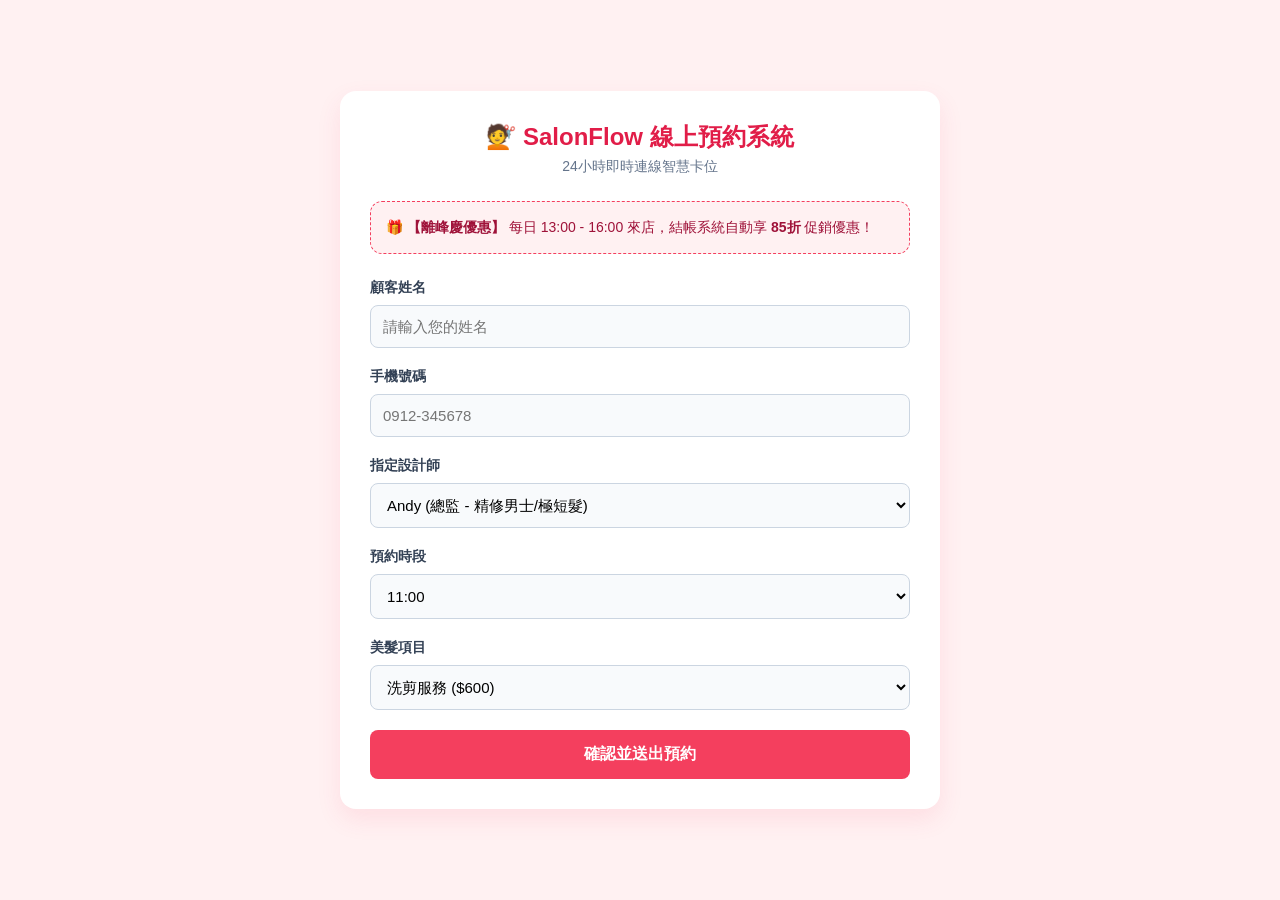
<file: salon/wwwroot/index.html>
<!DOCTYPE html>
<html lang="zh-TW">
<head>
    <meta charset="UTF-8">
    <meta name="viewport" content="width=device-width, initial-scale=1.0">
    <title>SalonFlow 線上即時預約</title>
    <style>
        * {
            margin: 0;
            padding: 0;
            box-sizing: border-box;
            font-family: "SF Pro Text", "Helvetica Neue", "Noto Sans TC", sans-serif;
        }

        body {
            background-color: #fff1f2;
            color: #0f172a;
            padding: 15px;
            display: flex;
            justify-content: center;
            align-items: center;
            min-height: 100vh;
        }

        /* RWD 容器 */
        .client-container {
            width: 100%;
            max-width: 600px;
            background: #ffffff;
            border-radius: 16px;
            box-shadow: 0 10px 25px rgba(244,63,94,0.1);
            overflow: hidden;
            padding: 30px;
        }

        h1 {
            font-size: 24px;
            color: #e11d48;
            margin-bottom: 5px;
            text-align: center;
        }

        .subtitle {
            font-size: 14px;
            color: #64748b;
            text-align: center;
            margin-bottom: 25px;
        }

        .promo-card {
            background: #fff1f2;
            border: 1px dashed #f43f5e;
            padding: 15px;
            border-radius: 12px;
            margin-bottom: 25px;
            color: #9f1239;
            font-size: 14px;
            line-height: 1.5;
        }

        .form-group {
            margin-bottom: 20px;
        }

            .form-group label {
                display: block;
                font-size: 14px;
                font-weight: 600;
                color: #334155;
                margin-bottom: 8px;
            }

            .form-group input, .form-group select {
                width: 100%;
                padding: 12px;
                border: 1px solid #cbd5e1;
                border-radius: 8px;
                font-size: 15px;
                background-color: #f8fafc;
                transition: border 0.2s;
            }

                .form-group input:focus, .form-group select:focus {
                    border-color: #f43f5e;
                    outline: none;
                }

        .btn-submit {
            width: 100%;
            background: #f43f5e;
            color: white;
            border: none;
            padding: 14px;
            border-radius: 8px;
            font-size: 16px;
            font-weight: bold;
            cursor: pointer;
            transition: background 0.2s;
        }

            .btn-submit:hover {
                background: #e11d48;
            }

        .receipt-card {
            background: #ecfdf5;
            border: 1px solid #a7f3d0;
            border-radius: 12px;
            padding: 20px;
            margin-top: 25px;
            border-left: 5px solid #10b981;
        }
    </style>
</head>
<body>

    <div class="client-container">
        <h1>💇 SalonFlow 線上預約系統</h1>
        <div class="subtitle">24小時即時連線智慧卡位</div>

        <div class="promo-card">
            🎁 <strong>【離峰慶優惠】</strong> 每日 13:00 - 16:00 來店，結帳系統自動享 <strong>85折</strong> 促銷優惠！
        </div>

        <form id="reserve-form">
            <div class="form-group">
                <label>顧客姓名</label>
                <input type="text" id="c-name" placeholder="請輸入您的姓名" required>
            </div>
            <div class="form-group">
                <label>手機號碼</label>
                <input type="tel" id="c-phone" placeholder="0912-345678" required>
            </div>
            <div class="form-group">
                <label>指定設計師</label>
                <select id="c-designer">
                    <option value="Andy">Andy (總監 - 精修男士/極短髮)</option>
                    <option value="Bella">Bella (資深 - 韓系燙髮/線條染)</option>
                    <option value="Chris">Chris (專業 - 歐美漂染/頭皮理療)</option>
                </select>
            </div>
            <div class="form-group">
                <label>預約時段</label>
                <select id="c-time">
                    <option value="11:00">11:00</option>
                    <option value="12:00">12:00</option>
                    <option value="13:00">13:00 (🔥享85折)</option>
                    <option value="14:00">14:00 (🔥享85折)</option>
                    <option value="15:00">15:00 (🔥享85折)</option>
                    <option value="16:00">16:00 (🔥享85折)</option>
                    <option value="17:00">17:00</option>
                    <option value="18:00">18:00</option>
                </select>
            </div>
            <div class="form-group">
                <label>美髮項目</label>
                <select id="c-service">
                    <option value="洗剪服務 ($600)">洗剪服務 ($600)</option>
                    <option value="時尚染髮 ($2000)">時尚染髮 ($2000)</option>
                    <option value="溫塑燙髮 ($3000)">溫塑燙髮 ($3000)</option>
                </select>
            </div>
            <button type="submit" class="btn-submit">確認並送出預約</button>
        </form>

        <div id="success-box" style="display:none;" class="receipt-card">
            <h4 style="color:#065f46; margin-bottom:8px;">🎉 您的預約已成功保留！</h4>
            <div id="receipt-details" style="font-size:14px; color:#1e293b; line-height:1.6;"></div>
        </div>
    </div>

    <script>
        const API_URL = "https://salon-h714.onrender.com/api/booking";

        // 1. 初始化設計師選單
        function initFrontDesignerSelect() {
            const staffList = [
                { name: "Andy", title: "總監 - 精修男士/極短髮" },
                { name: "Bella", title: "資深 - 韓系燙髮/線條染" },
                { name: "Chris", title: "專業 - 歐美漂染/頭皮理療" }
            ];
            const selectEl = document.getElementById('c-designer');
            selectEl.innerHTML = '';
            staffList.forEach(staff => {
                const opt = document.createElement('option');
                opt.value = staff.name;
                opt.innerText = `${staff.name} (${staff.title})`;
                selectEl.appendChild(opt);
            });
        }
        initFrontDesignerSelect();

        // 2. 監聽表單送出事件
        document.getElementById('reserve-form').addEventListener('submit', async function (e) {
            e.preventDefault();
            const name = document.getElementById('c-name').value;
            const phone = document.getElementById('c-phone').value;
            const designer = document.getElementById('c-designer').value;
            const time = document.getElementById('c-time').value;
            const service = document.getElementById('c-service').value;

            const hour = parseInt(time.split(':')[0]);
            const isPromo = (hour >= 13 && hour <= 16);
            const originalPrice = Number(service.match(/\d+/)[0]);
            const finalPrice = isPromo ? Math.round(originalPrice * 0.85) : originalPrice;

            try {
                let response = await fetch(API_URL, {
                    method: 'POST',
                    headers: { 'Content-Type': 'application/json' },
                    body: JSON.stringify({
                        Name: name, name: name,
                        Phone: phone, phone: phone,
                        Time: time, time: time,
                        Service: service, service: service,
                        Designer: designer, designer: designer,
                        FinalPrice: finalPrice, finalPrice: finalPrice
                    })
                });

                let result = await response.json();

                if (result.success === false) {
                    alert(`⚠️ 預約失敗！\n${result.message}`);
                    return;
                }

                // 成功：產出客戶確認收據
                document.getElementById('success-box').style.display = 'block';
                document.getElementById('receipt-details').innerHTML = `
                        📌 <strong>預約顧客：</strong> ${name}<br>
                        ⏱️ <strong>預約時段：</strong> 今日 ${time} ${isPromo ? '(<span style="color:#d97706;font-weight:bold;">已享離峰85折</span>)' : ''}<br>
                        ✂️ <strong>指定設計師：</strong> ${designer}<br>
                        💰 <strong>現場估計金額：</strong> $${finalPrice} 元
                    `;

                // 💡 修正：改成絕對安全的表單清空方式，不使用可能死掉的 this.reset()
                document.getElementById('reserve-form').reset();
                alert("🎉 恭喜您預約成功！資料已同步遠端處理完畢。");

            } catch (error) {
                console.error("連線錯誤:", error);
                alert("⚠️ 系統連線失敗，請確認 Render 雲端後端服務是否處於啟動狀態。");
            }
        });
    </script>
</body>
</html>
</file>
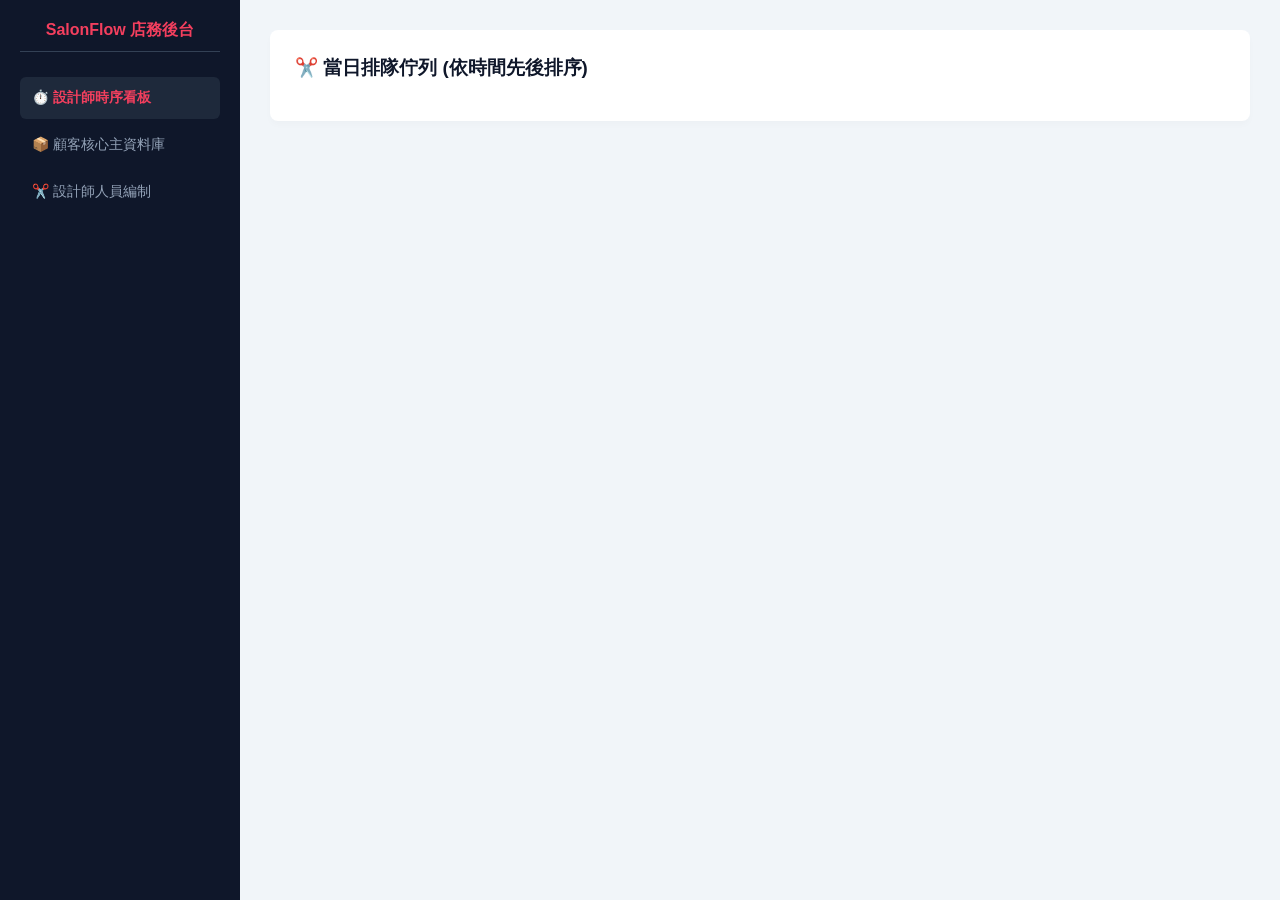
<file: salon/wwwroot/admin.html>
<!DOCTYPE html>
<html lang="zh-TW">
<head>
    <meta charset="UTF-8">
    <meta name="viewport" content="width=device-width, initial-scale=1.0">
    <title>SalonFlow 後台管理系統</title>
    <style>
        * {
            margin: 0;
            padding: 0;
            box-sizing: border-box;
            font-family: "Segoe UI", Arial, sans-serif;
        }

        body {
            background-color: #f1f5f9;
            color: #0f172a;
            display: flex;
            min-height: 100vh;
        }

        .sidebar {
            width: 240px;
            background-color: #0f172a;
            color: white;
            padding: 20px;
            position: fixed;
            height: 100vh;
        }

            .sidebar h3 {
                color: #f43f5e;
                font-size: 16px;
                margin-bottom: 25px;
                text-align: center;
                border-bottom: 1px solid #334155;
                padding-bottom: 10px;
            }

            .sidebar a {
                color: #94a3b8;
                text-decoration: none;
                padding: 12px;
                margin-bottom: 5px;
                border-radius: 6px;
                display: block;
                cursor: pointer;
                font-size: 14px;
            }

                .sidebar a.active, .sidebar a:hover {
                    background-color: #1e293b;
                    color: #f43f5e;
                    font-weight: bold;
                }

        .admin-main {
            flex: 1;
            margin-left: 240px;
            padding: 30px;
        }

        .content-box {
            background: white;
            padding: 25px;
            border-radius: 8px;
            box-shadow: 0 4px 6px rgba(0,0,0,0.02);
            margin-bottom: 25px;
        }

        /* 動態多行看板網格 */
        .designer-board-grid {
            display: grid;
            grid-template-columns: repeat(auto-fit, minmax(260px, 1fr));
            gap: 20px;
        }

        .designer-col {
            background: #f8fafc;
            border: 1px solid #e2e8f0;
            border-radius: 8px;
            padding: 15px;
        }

        .designer-tag {
            background: #1e293b;
            color: white;
            padding: 8px;
            border-radius: 4px;
            font-weight: bold;
            margin-bottom: 12px;
            font-size: 14px;
            text-align: center;
        }

        .todo-item {
            background: white;
            border: 1px solid #e2e8f0;
            padding: 12px;
            border-radius: 6px;
            margin-bottom: 10px;
            border-left: 4px solid #f43f5e;
            font-size: 13px;
            box-shadow: 0 2px 4px rgba(0,0,0,0.02);
        }

            .todo-item.done {
                border-left-color: #94a3b8;
                opacity: 0.5;
                text-decoration: line-through;
            }

        /* 表格與表單 */
        table {
            width: 100%;
            border-collapse: collapse;
            text-align: left;
            font-size: 13px;
            margin-top: 15px;
        }

        th, td {
            padding: 12px;
            border-bottom: 1px solid #e2e8f0;
        }

        th {
            background-color: #f8fafc;
            color: #475569;
        }

        .badge {
            padding: 3px 6px;
            border-radius: 4px;
            font-size: 11px;
            font-weight: bold;
        }

            .badge.success {
                background-color: #d1fae5;
                color: #065f46;
            }

            .badge.warning {
                background-color: #ffe4e6;
                color: #9f1239;
            }

        .btn-action {
            padding: 4px 8px;
            font-size: 11px;
            cursor: pointer;
            margin-right: 3px;
            border: 1px solid #cbd5e1;
            background: white;
            border-radius: 4px;
            transition: background 0.2s;
        }

            .btn-action:hover {
                background: #f1f5f9;
            }

        /* 人員編制表單 */
        .crud-form {
            display: grid;
            grid-template-columns: repeat(auto-fit, minmax(150px, 1fr)) 100px;
            gap: 12px;
            align-items: end;
            margin-bottom: 20px;
        }

        .form-group {
            display: flex;
            flex-direction: column;
        }

            .form-group label {
                font-size: 12px;
                font-weight: bold;
                margin-bottom: 5px;
                color: #475569;
            }

            .form-group input {
                padding: 8px;
                border: 1px solid #cbd5e1;
                border-radius: 4px;
                font-size: 13px;
            }

        .btn-submit-crud {
            background-color: #f43f5e;
            color: white;
            border: none;
            padding: 9px;
            border-radius: 4px;
            font-weight: bold;
            cursor: pointer;
            font-size: 13px;
        }

            .btn-submit-crud:hover {
                background-color: #e11d48;
            }
    </style>
</head>
<body>

    <div class="sidebar">
        <h3>SalonFlow 店務後台</h3>
        <a id="link-board" class="active" onclick="switchTab('board')">⏱️ 設計師時序看板</a>
        <a id="link-data" onclick="switchTab('data')">📦 顧客核心主資料庫</a>
        <a id="link-staff" onclick="switchTab('staff')">✂️ 設計師人員編制</a>
    </div>

    <div class="admin-main">
        <div id="tab-board" class="tab-content">
            <div class="content-box">
                <h3 style="margin-bottom:15px;">✂️ 當日排隊佇列 (依時間先後排序)</h3>
                <div class="designer-board-grid" id="dynamic-designer-board"></div>
            </div>
        </div>

        <div id="tab-data" class="tab-content" style="display:none;">
            <div class="content-box">
                <h3>📦 顧客隱私資料綜合報表</h3>
                <table>
                    <thead>
                        <tr>
                            <th>時間</th>
                            <th>顧客</th>
                            <th>手機號碼</th>
                            <th>項目</th>
                            <th>實收金額</th>
                            <th>設計師</th>
                            <th>狀態</th>
                            <th>後台操作</th>
                        </tr>
                    </thead>
                    <tbody id="admin-db-table"></tbody>
                </table>
            </div>
        </div>

        <div id="tab-staff" class="tab-content" style="display:none;">
            <div class="content-box">
                <h3>➕ 新增 / 修改設計師名冊</h3>
                <form id="designer-crud-form" class="crud-form">
                    <input type="hidden" id="edit-index" value="-1">
                    <div class="form-group">
                        <label>設計師稱呼 (英文鍵值，如: Andy)</label>
                        <input type="text" id="d-name" placeholder="例如: Eva" required>
                    </div>
                    <div class="form-group">
                        <label>職稱 / 職級描述</label>
                        <input type="text" id="d-title" placeholder="例如: 資深設計師" required>
                    </div>
                    <button type="submit" class="btn-submit-crud" id="btn-staff-save">儲存人員</button>
                </form>
            </div>

            <div class="content-box">
                <h3>📋 目前在職設計師列表</h3>
                <table>
                    <thead>
                        <tr>
                            <th>設計師稱呼</th>
                            <th>職級職稱</th>
                            <th>人員管理操作</th>
                        </tr>
                    </thead>
                    <tbody id="staff-table-body"></tbody>
                </table>
            </div>
        </div>
    </div>

    <script>
        // 💡 修正 1：明確鎖定遠端 Render 的 API 網址，不再使用錯誤的網頁內網相對路徑
        const API_URL = "https://salon-h714.onrender.com/api/booking";
        const DESIGNER_API_URL = "https://salon-h714.onrender.com/api/booking/designers";

        // 用於前端全域存取的設計師名冊快取，預設為空，完全交由後端 API 載入
        let staffList = [];

        // 切換頁籤
        function switchTab(tabId) {
            document.querySelectorAll('.tab-content').forEach(el => el.style.display = 'none');
            document.getElementById(`tab-${tabId}`).style.display = 'block';
            document.querySelectorAll('.sidebar a').forEach(el => el.classList.remove('active'));
            document.getElementById(`link-${tabId}`).classList.add('active');
            fetchAndRender();
        }

        // 🚀 核心：向 C# API 撈取實體資料庫資料並渲染畫面
        async function fetchAndRender() {
            try {
                // 💡 修正 2：先同步載入後端的設計師名冊，確保資料完全一致
                let staffResponse = await fetch(DESIGNER_API_URL);
                if (staffResponse.ok) {
                    staffList = await staffResponse.json();
                }

                let response = await fetch(API_URL);
                if (!response.ok) return;

                let apps = await response.json();

                // 修正欄位防呆（相容大小寫）並轉換狀態預設值
                apps = apps.map(item => ({
                    id: item.Id ?? item.id,
                    time: item.Time ?? item.time ?? "00:00",
                    name: item.Name ?? item.name ?? "未知顧客",
                    phone: item.Phone ?? item.phone ?? "無",
                    service: item.Service ?? item.service ?? "一般項目",
                    finalPrice: item.FinalPrice ?? item.finalPrice ?? 0,
                    designer: item.Designer ?? item.designer ?? "未指定",
                    status: item.Status ?? item.status ?? "待服務"
                }));

                // 依照時間排序
                apps.sort((a, b) => a.time.localeCompare(b.time));

                // 1. 渲染【設計師時序看板】
                const boardContainer = document.getElementById('dynamic-designer-board');
                boardContainer.innerHTML = '';

                staffList.forEach(staff => {
                    const col = document.createElement('div');
                    col.className = 'designer-col';

                    let bgStyle = '';
                    if (staff.name === 'Bella') bgStyle = 'style="background:#0284c7;"';
                    if (staff.name === 'Chris') bgStyle = 'style="background:#0d9488;"';
                    if (staff.name !== 'Andy' && staff.name !== 'Bella' && staff.name !== 'Chris') bgStyle = 'style="background:#6b21a8;"';

                    col.innerHTML = `<div class="designer-tag" ${bgStyle}>${staff.name}</div><div id="queue-${staff.name}"></div>`;
                    boardContainer.appendChild(col);

                    const qContainer = document.getElementById(`queue-${staff.name}`);
                    const myApps = apps.filter(item => item.designer === staff.name && item.status !== '已取消');

                    if (myApps.length === 0) {
                        qContainer.innerHTML = '<p style="color:#94a3b8; font-size:12px; text-align:center; padding:10px;">目前無排隊顧客</p>';
                    } else {
                        myApps.forEach((item, idx) => {
                            const div = document.createElement('div');
                            div.className = `todo-item ${item.status === '已完成' ? 'done' : ''}`;
                            div.innerHTML = `
                                    <strong>⏱️ ${item.time}</strong> - ${item.name}<br>
                                    <span style="color:#64748b; font-size:11px;">項目：${item.service.split(' ')[0]} (${item.status})</span><br>
                                    <span style="color:#e11d48; font-size:11px; font-weight:bold;">順序：第 ${idx + 1} 順位</span>
                                `;
                            qContainer.appendChild(div);
                        });
                    }
                });

                // 2. 渲染【綜合報表表格】
                const tbody = document.getElementById('admin-db-table');
                tbody.innerHTML = '';
                apps.forEach(item => {
                    const statusClass = item.status === '已完成' ? 'success' : (item.status === '已取消' ? 'warning' : '');
                    const tr = document.createElement('tr');
                    tr.style.opacity = item.status === 'Macro取消' || item.status === '已取消' ? '0.5' : '1';
                    tr.innerHTML = `
                            <td><strong>${item.time}</strong></td>
                            <td>${item.name}</td>
                            <td><code style="background:#e2e8f0; padding:2px 4px; border-radius:4px;">${item.phone}</code></td>
                            <td>${item.service.split(' ')[0]}</td>
                            <td>$${item.finalPrice}</td>
                            <td><mark>${item.designer}</mark></td>
                            <td><span class="badge ${statusClass}">${item.status}</span></td>
                            <td>
                                ${item.status === '待服務' ? `<button class="btn-action" onclick="updateStatus('${item.id}', '已完成')">結帳完工</button>` : ''}
                                ${item.status === '待服務' ? `<button class="btn-action" style="color:red;" onclick="updateStatus('${item.id}', '已取消')">取消預約</button>` : ''}
                            </td>
                        `;
                    tbody.appendChild(tr);
                });

                // 3. 渲染【設計師人員編制列表】
                const staffTbody = document.getElementById('staff-table-body');
                staffTbody.innerHTML = '';
                staffList.forEach((staff, idx) => {
                    const tr = document.createElement('tr');
                    tr.innerHTML = `
                            <td><strong>${staff.name}</strong></td>
                            <td>${staff.title}</td>
                            <td>
                                <button class="btn-action" onclick="prepEditStaff(${idx})">⚙️ 修改職稱</button>
                                <button class="btn-action" style="color:red;" onclick="deleteStaff(${idx})">🗑️ 刪除人員</button>
                            </td>
                        `;
                    staffTbody.appendChild(tr);
                });

            } catch (error) {
                console.error("後端連線失敗:", error);
            }
        }

        // 🚀 連動 C# 後端：修改預約狀態（結帳或取消）
        async function updateStatus(id, newStatus) {
            try {
                let response = await fetch(`${API_URL}/${id}?status=${encodeURIComponent(newStatus)}`, {
                    method: 'PUT'
                });
                let result = await response.json();
                if (result.success) {
                    fetchAndRender();
                } else {
                    alert("狀態更新失敗！");
                }
            } catch (error) {
                console.error("更新出錯:", error);
            }
        }

        // ==================== 人員編制維護邏輯 (CRUD 連動雲端) ====================
        document.getElementById('designer-crud-form').addEventListener('submit', async function (e) {
            e.preventDefault();
            const name = document.getElementById('d-name').value.trim();
            const title = document.getElementById('d-title').value.trim();
            const editIndex = parseInt(document.getElementById('edit-index').value);

            if (editIndex === -1) {
                if (staffList.some(s => s.name.toLowerCase() === name.toLowerCase())) {
                    alert('⚠️ 系統提示：已存在同名的設計師稱呼！');
                    return;
                }

                // 💡 修正 3：新增設計師同步傳送給 Render 後端記憶體
                try {
                    await fetch(DESIGNER_API_URL, {
                        method: 'POST',
                        headers: { 'Content-Type': 'application/json' },
                        body: JSON.stringify({ name: name, title: title, Name: name, Title: title })
                    });
                } catch (err) {
                    console.error("雲端新增失敗", err);
                }
            } else {
                // 修改邏輯（可依需求在後端擴充，此處前端輔助展示變更）
                staffList[editIndex].title = title;
                document.getElementById('edit-index').value = "-1";
                document.getElementById('btn-staff-save').innerText = "儲存人員";
                document.getElementById('d-name').disabled = false;
            }

            this.reset();
            fetchAndRender();
            alert('人員編制變更成功！已同步至雲端伺服器。');
        });

        function prepEditStaff(idx) {
            document.getElementById('d-name').value = staffList[idx].name;
            document.getElementById('d-name').disabled = true;
            document.getElementById('d-title').value = staffList[idx].title;
            document.getElementById('edit-index').value = idx;
            document.getElementById('btn-staff-save').innerText = "確認修改";
            document.getElementById('d-title').focus();
        }

        function deleteStaff(idx) {
            if (confirm(`確定要將設計師 【${staffList[idx].name}】 從店內組織編制中永久移除嗎？`)) {
                staffList.splice(idx, 1);
                fetchAndRender();
            }
        }

        // 每 3 秒自動抓取資料庫，達成即時看版動態重新整理
        setInterval(fetchAndRender, 3000);
        fetchAndRender();
    </script>
</body>
</html>
</file>
